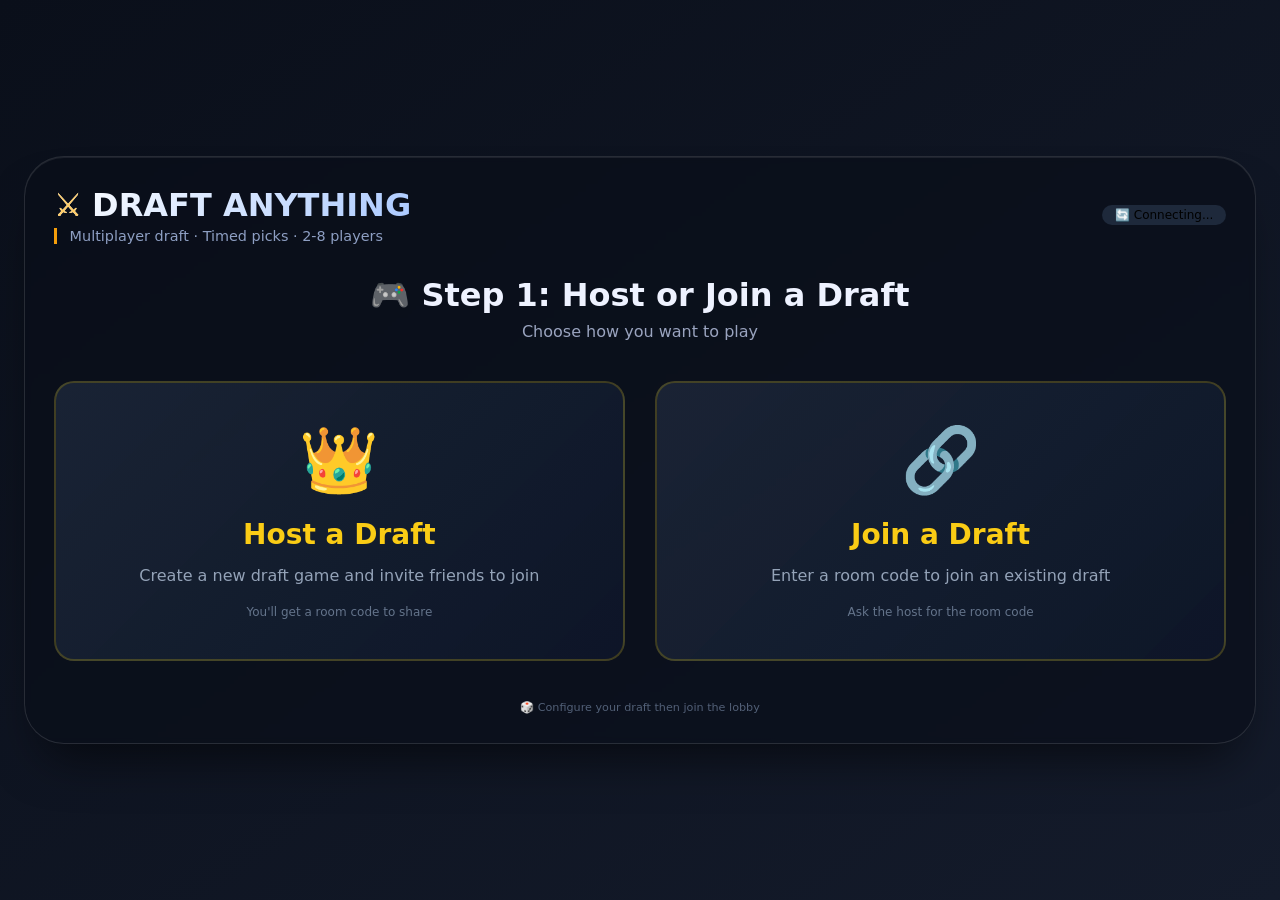
<file: index.html>
<!DOCTYPE html>
<html lang="en">
<head>
    <meta charset="UTF-8">
    <meta name="viewport" content="width=device-width, initial-scale=1.0">
    <title>Draft Anything</title>
    <link rel="stylesheet" href="style.css">
    <script src="https://cdn.socket.io/4.5.4/socket.io.min.js"></script>
</head>
<body>
<div class="draft-app">
    <div style="display: flex; justify-content: space-between; align-items: center; flex-wrap: wrap;">
        <div>
            <h1>DRAFT ANYTHING</h1>
            <div class="sub">Multiplayer draft · Timed picks · 2-8 players</div>
        </div>
        <div class="badge" id="dbStatus">🔄 Connecting...</div>
    </div>

    <!-- Step 1: Host or Join -->
    <div id="hostJoinScreen" class="config-screen">
        <div class="config-header">
            <h2>🎮 Step 1: Host or Join a Draft</h2>
            <p>Choose how you want to play</p>
        </div>
        
        <div class="host-join-options">
            <div class="host-join-card" id="hostOption">
                <div class="host-join-icon">👑</div>
                <h3>Host a Draft</h3>
                <p>Create a new draft game and invite friends to join</p>
                <div class="host-join-note">You'll get a room code to share</div>
            </div>
            
            <div class="host-join-card" id="joinOption">
                <div class="host-join-icon">🔗</div>
                <h3>Join a Draft</h3>
                <p>Enter a room code to join an existing draft</p>
                <div class="host-join-note">Ask the host for the room code</div>
            </div>
        </div>
    </div>

    <!-- Host Settings -->
    <div id="hostSettingsScreen" class="config-screen" style="display: none;">
        <div class="config-header">
            <h2>👑 Create Your Draft Game</h2>
            <p>Configure all settings below</p>
        </div>
        
        <div class="config-content">
            <!-- Your Name - MOVED TO TOP -->
            <div class="config-card">
                <div class="config-label">
                    <span class="label-icon">👤</span>
                    Your Name
                </div>
                <input type="text" id="hostNameInput" placeholder="Enter your name" maxlength="20" class="player-name-input" value="Player 1">
                <div class="config-hint">How other players will see you</div>
            </div>

            <!-- Number of Players -->
            <div class="config-card">
                <div class="config-label">
                    <span class="label-icon">👥</span>
                    Number of Players (2-8)
                </div>
                <div class="config-control">
                    <button class="config-btn decrement" id="decPlayersHost">-</button>
                    <span id="numPlayersHost" class="config-value">2</span>
                    <button class="config-btn increment" id="incPlayersHost">+</button>
                </div>
            </div>

            <!-- Draft Mode Selection - STYLED LIKE CATEGORY SELECTION -->
            <div class="config-card">
                <div class="config-label">
                    <span class="label-icon">🎲</span>
                    Draft Mode
                </div>
                <div id="draftModeGrid" class="category-grid-small">
                    <div class="category-card-small" data-mode="simple">
                        <span class="category-icon-small">📋</span>
                        <span class="category-name-small">Simple Draft</span>
                        <span class="category-count-small">Pick items from a single category</span>
                    </div>
                    <div class="category-card-small" data-mode="dynamic">
                        <span class="category-icon-small">🎯</span>
                        <span class="category-name-small">Dynamic Draft</span>
                        <span class="category-count-small">Fill out a roster</span>
                    </div>
                </div>
                <div class="config-hint">Click to select your preferred draft style</div>
            </div>

            <!-- Simple Draft Category Selection (visible by default) -->
            <div id="simpleCategoryCard" class="config-card">
                <div class="config-label">
                    <span class="label-icon">🎯</span>
                    Draft Category (Simple Mode)
                </div>
                <div id="categoryGridHost" class="category-grid-small"></div>
                <div id="selectedCategoryDisplay" class="selected-category-display" style="display: none;">
                    <span class="selected-category-badge">✅ Selected: <span id="selectedCategoryNameHost"></span></span>
                    <button id="clearCategoryBtn" class="small-btn">Change</button>
                </div>
                <div class="config-hint">Choose what you'll be drafting</div>
            </div>

            <!-- Dynamic Draft Template Selection (hidden initially) -->
            <div id="dynamicTemplateCard" class="config-card" style="display: none;">
                <div class="config-label">
                    <span class="label-icon">🎯</span>
                    Draft Category (Dynamic Mode)
                </div>
                <div id="dynamicTemplateGrid" class="category-grid-small"></div>
                <div id="selectedTemplateDisplay" class="selected-category-display" style="display: none;">
                    <span class="selected-category-badge">✅ Selected: <span id="selectedTemplateName"></span></span>
                    <span class="selected-category-badge" id="selectedTemplateRounds"></span>
                    <button id="clearTemplateBtn" class="small-btn">Change</button>
                </div>
                <div class="config-hint">Choose what you'll be drafting</div>
            </div>

            <!-- Snake/Regular Draft Type (for Simple mode) -->
            <div id="simpleOrderCard" class="config-card">
                <div class="config-label">
                    <span class="label-icon">🔄</span>
                    Draft Order
                </div>
                <div class="draft-type-options">
                    <label class="draft-type-option">
                        <input type="radio" name="draftTypeHost" value="snake" checked>
                        <span class="draft-type-icon">🐍</span>
                        <span class="draft-type-name">Snake Draft</span>
                        <span class="draft-type-desc">1,2,3,3,2,1...</span>
                    </label>
                    <label class="draft-type-option">
                        <input type="radio" name="draftTypeHost" value="regular">
                        <span class="draft-type-icon">📋</span>
                        <span class="draft-type-name">Regular Draft</span>
                        <span class="draft-type-desc">1,2,3,1,2,3...</span>
                    </label>
                </div>
            </div>

            <!-- Number of Rounds (for Simple mode only) -->
            <div id="simpleRoundsCard" class="config-card">
                <div class="config-label">
                    <span class="label-icon">🔄</span>
                    Number of Rounds (3-10)
                </div>
                <div class="config-control">
                    <button class="config-btn decrement" id="decRoundsHost">-</button>
                    <span id="numRoundsHost" class="config-value">5</span>
                    <button class="config-btn increment" id="incRoundsHost">+</button>
                </div>
                <div class="config-hint">Each player gets 1 pick per round</div>
            </div>

            <!-- Draft Order for Dynamic Mode (hidden initially) -->
            <div id="dynamicOrderCard" class="config-card" style="display: none;">
                <div class="config-label">
                    <span class="label-icon">🔄</span>
                    Draft Order
                </div>
                <div class="draft-type-options">
                    <label class="draft-type-option">
                        <input type="radio" name="dynamicDraftType" value="snake" checked>
                        <span class="draft-type-icon">🐍</span>
                        <span class="draft-type-name">Snake Draft</span>
                        <span class="draft-type-desc">1,2,3,3,2,1...</span>
                    </label>
                    <label class="draft-type-option">
                        <input type="radio" name="dynamicDraftType" value="regular">
                        <span class="draft-type-icon">📋</span>
                        <span class="draft-type-name">Regular Draft</span>
                        <span class="draft-type-desc">1,2,3,1,2,3...</span>
                    </label>
                </div>
            </div>

            <!-- Timer -->
            <div class="config-card">
                <div class="config-label">
                    <span class="label-icon">⏱️</span>
                    Time Per Pick (1-5 minutes)
                </div>
                <div class="config-control">
                    <button class="config-btn decrement" id="decTimeHost">-</button>
                    <span id="timerMinutesHost" class="config-value">3</span>
                    <button class="config-btn increment" id="incTimeHost">+</button>
                </div>
                <div class="config-hint">Time limit for each player's pick</div>
            </div>

            <!-- Summary Card -->
            <div class="config-card highlight">
                <div class="config-label">
                    <span class="label-icon">📊</span>
                    Draft Summary
                </div>
                <div class="config-stats">
                    <div class="stat-item">
                        <span class="stat-label">👤 Your Name:</span>
                        <span id="summaryPlayerName" class="stat-value">Player 1</span>
                    </div>
                    <div class="stat-item">
                        <span class="stat-label">👥 Players:</span>
                        <span id="summaryPlayers" class="stat-value">2</span>
                    </div>
                    <div class="stat-item">
                        <span class="stat-label">🎲 Draft Mode:</span>
                        <span id="summaryDraftMode" class="stat-value">Simple</span>
                    </div>
                    <div class="stat-item">
                        <span class="stat-label">🎯 Category:</span>
                        <span id="summaryCategory" class="stat-value">Not selected</span>
                    </div>
                    <div class="stat-item">
                        <span class="stat-label">🔄 Draft Order:</span>
                        <span id="summaryDraftType" class="stat-value">Snake</span>
                    </div>
                    <div class="stat-item">
                        <span class="stat-label">📦 Total Picks:</span>
                        <span id="summaryTotalPicks" class="stat-value">10</span>
                    </div>
                    <div class="stat-item">
                        <span class="stat-label">⏱️ Timer:</span>
                        <span id="summaryTimer" class="stat-value">3 min</span>
                    </div>
                </div>
            </div>
        </div>

        <div class="config-actions">
            <button id="backToHostJoinBtn" class="secondary-btn">← Back</button>
            <button id="createLobbyBtn" class="primary-btn">🚀 Create Lobby →</button>
        </div>
    </div>

    <!-- Join Settings -->
    <div id="joinSettingsScreen" class="config-screen" style="display: none;">
        <div class="config-header">
            <h2>🔗 Join a Game</h2>
            <p>Enter the room code to join an existing draft</p>
        </div>
        
        <div class="config-content">
            <div class="config-card">
                <div class="config-label">
                    <span class="label-icon">🔑</span>
                    Room Code
                </div>
                <input type="text" id="roomCodeInput" placeholder="Enter 6-character code" maxlength="6" class="room-code-input">
                <div class="config-hint">Get the code from the game host</div>
            </div>
            <div class="config-card">
                <div class="config-label">
                    <span class="label-icon">👤</span>
                    Your Name
                </div>
                <input type="text" id="playerNameInput" placeholder="Enter your name" maxlength="20" class="player-name-input">
                <div class="config-hint">How other players will see you</div>
            </div>
        </div>

        <div class="config-actions">
            <button id="backToHostJoinJoinBtn" class="secondary-btn">← Back</button>
            <button id="joinGameBtn" class="primary-btn">Join Game →</button>
        </div>
    </div>

    <footer>🎲 Configure your draft then join the lobby</footer>
</div>
<div id="toastMsg" class="toast-msg" style="opacity:0;">✨</div>

<script src="index.js"></script>
</body>
</html>
</file>
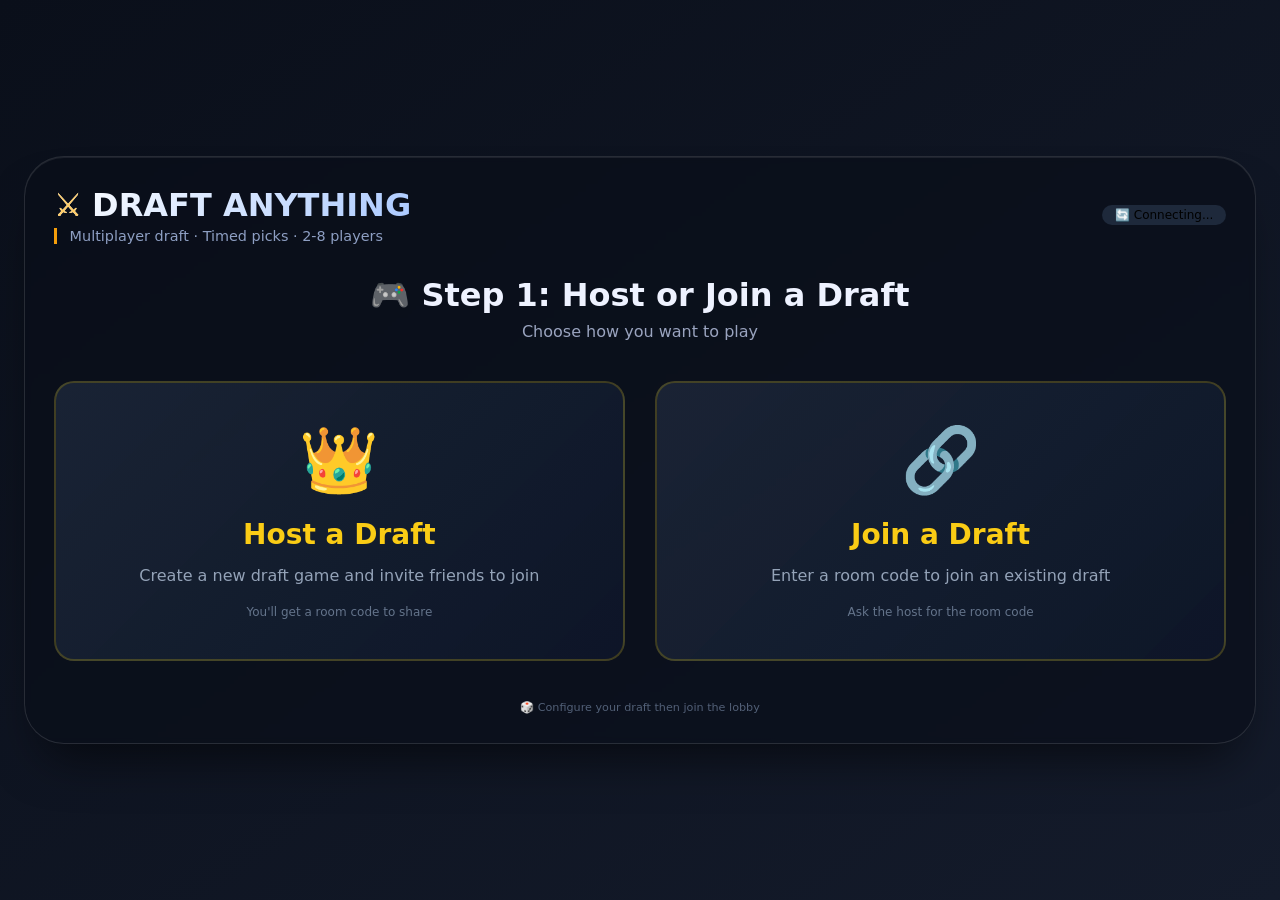
<file: draft.html>
<!DOCTYPE html>
<html lang="en">
<head>
    <meta charset="UTF-8">
    <meta name="viewport" content="width=device-width, initial-scale=1.0">
    <title>Draft Anything</title>
    <link rel="stylesheet" href="style.css">
    <script src="https://cdn.socket.io/4.5.4/socket.io.min.js"></script>
</head>
<body>
<div class="draft-app">
    <div style="display: flex; justify-content: space-between; align-items: center; flex-wrap: wrap;">
        <div>
            <h1 id="mainTitle">DRAFT ANYTHING</h1>
            <div class="sub" id="subTitle">Online multiplayer draft</div>
        </div>
        <div class="badge" id="connectionStatus">🔄 Connecting...</div>
    </div>

    <!-- LOBBY SCREEN (Waiting Room) -->
    <div id="lobbyScreen" class="config-screen">
        <div class="config-header">
            <h2 id="lobbyTitle">🏠 Waiting for Players</h2>
            <p id="lobbySubtitle">Share this code with friends to join</p>
        </div>
        
        <div class="waiting-room-content">
            <div class="room-code-box">
                <span class="room-code-label">Room Code:</span>
                <span id="roomCodeDisplay" class="room-code-value"></span>
                <button id="copyRoomCodeBtn" class="copy-btn">📋 Copy</button>
            </div>
            
            <div class="players-list-container">
                <h3>Players (<span id="playerCount">0</span>/<span id="maxPlayers">0</span>)</h3>
                <div id="playersList" class="players-list"></div>
            </div>
            
            <div class="waiting-actions">
                <button id="cancelGameBtn" class="secondary-btn">Cancel Game</button>
                <button id="startGameBtn" class="primary-btn" style="display: none;">▶ Start Game</button>
            </div>
            
            <div id="readyStatus" style="display: none;">
                <button id="readyBtn" class="primary-btn">✅ Ready Up</button>
            </div>
        </div>
    </div>

    <!-- DRAFT SCREEN (Hidden until game starts) -->
    <div id="draftScreen" style="display: none;">
        <div class="turn-panel">
            <div class="turn-badge">
                <span class="turn-label">🎲 CURRENT TURN</span>
                <span id="activePlayerName" class="active-player">Waiting...</span>
            </div>
            <div class="timer-container">
                <span class="timer-icon">⏱️</span>
                <span id="timerDisplay" class="timer-display">--:--</span>
                <div class="timer-bar">
                    <div id="timerBarFill" class="timer-bar-fill"></div>
                </div>
            </div>
            <div class="turn-status">
                <span class="lock-icon">⏳</span>
                <span id="turnMessage">Waiting for draft to start...</span>
            </div>
            <button id="backToLobbyBtn" class="reset-btn">← Leave Game</button>
        </div>

        <div id="playersContainer" class="players-container"></div>

        <div class="available-pool">
            <div class="section-header">
                <h2 id="categoryTitle">📦 Draft Pool</h2>
                <span class="badge" id="poolCount">0 items</span>
            </div>
            <div id="availableList" class="item-list">
                <div class="empty-state">⏳ Waiting for draft to start...</div>
            </div>
        </div>

        <div class="action-bar">
            <button class="reset-btn" id="resetGameBtn">🔄 Reset Draft</button>
            <button class="reset-all-btn" id="forceEndTurnBtn">⚡ Auto Draft</button>
        </div>
    </div>

    <footer>🎲 Multiplayer Draft Game</footer>
</div>
<div id="toastMsg" class="toast-msg" style="opacity:0;">✨</div>

<script src="draft.js"></script>
</body>
</html>
</file>
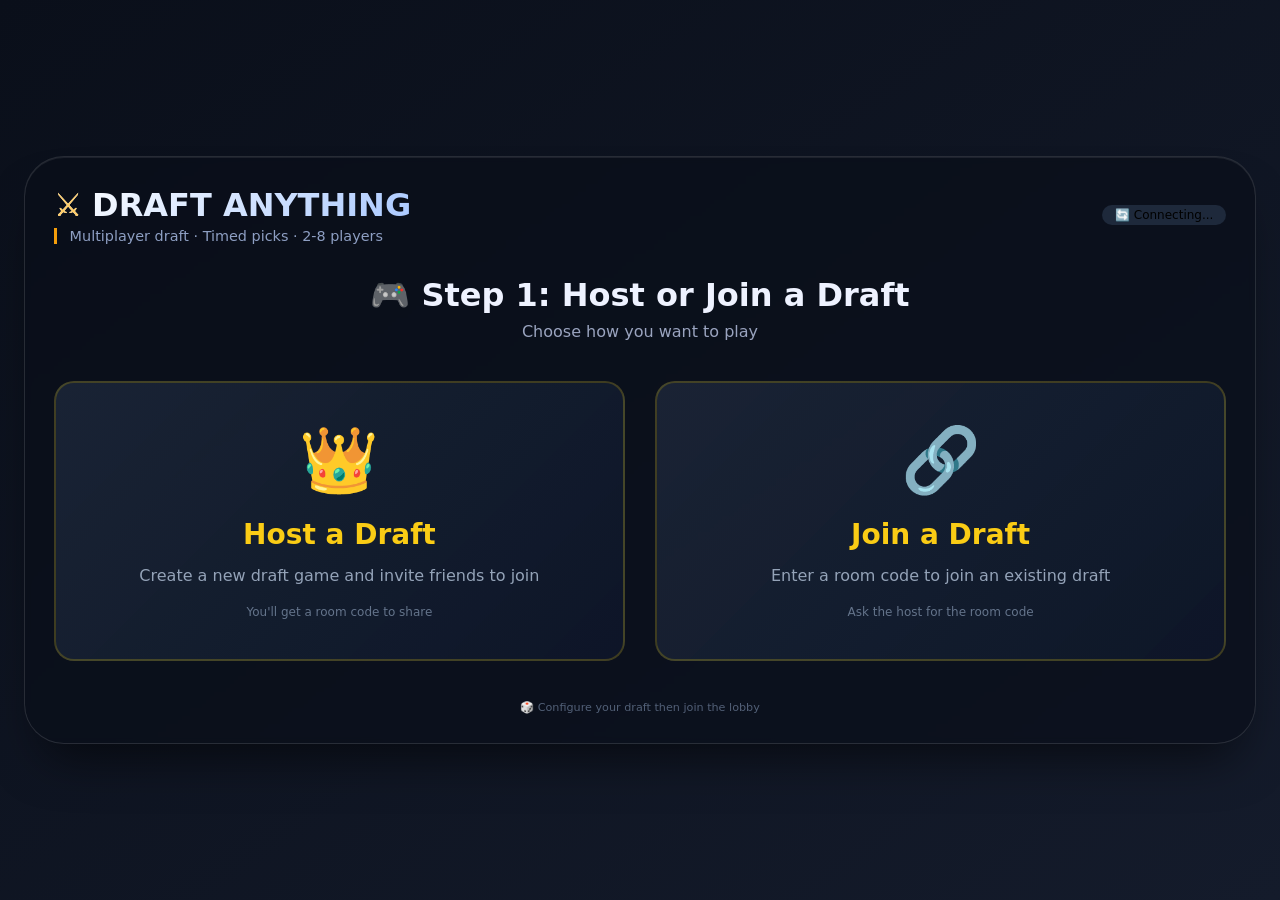
<file: dynamic-draft.html>
<!DOCTYPE html>
<html lang="en">
<head>
    <meta charset="UTF-8">
    <meta name="viewport" content="width=device-width, initial-scale=1.0">
    <title>Draft Anything</title>
    <link rel="stylesheet" href="style.css">
    <script src="https://cdn.socket.io/4.5.4/socket.io.min.js"></script>
</head>
<body>
<div class="draft-app">
    <div style="display: flex; justify-content: space-between; align-items: center; flex-wrap: wrap;">
        <div>
            <h1 id="mainTitle">DYNAMIC DRAFT</h1>
            <div class="sub" id="subTitle">Slot-based multiplayer draft</div>
        </div>
        <div class="badge" id="connectionStatus">🔄 Connecting...</div>
    </div>

    <!-- LOBBY SCREEN (Waiting Room) -->
    <div id="lobbyScreen" class="config-screen">
        <div class="config-header">
            <h2 id="lobbyTitle">🏠 Waiting for Players</h2>
            <p id="lobbySubtitle">Share this code with friends to join</p>
        </div>
        
        <div class="waiting-room-content">
            <div class="room-code-box">
                <span class="room-code-label">Room Code:</span>
                <span id="roomCodeDisplay" class="room-code-value"></span>
                <button id="copyRoomCodeBtn" class="copy-btn">📋 Copy</button>
            </div>
            
            <div class="players-list-container">
                <h3>Players (<span id="playerCount">0</span>/<span id="maxPlayers">0</span>)</h3>
                <div id="playersList" class="players-list"></div>
            </div>
            
            <div class="waiting-actions">
                <button id="cancelGameBtn" class="secondary-btn">Cancel Game</button>
                <button id="startGameBtn" class="primary-btn" style="display: none;">▶ Start Game</button>
            </div>
            
            <div id="readyStatus" style="display: none;">
                <button id="readyBtn" class="primary-btn">✅ Ready Up</button>
            </div>
        </div>
    </div>

    <!-- DRAFT SCREEN (Hidden until game starts) -->
    <div id="draftScreen" style="display: none;">
        <div class="turn-panel">
            <div class="turn-badge">
                <span class="turn-label">🎲 CURRENT TURN</span>
                <span id="activePlayerName" class="active-player">Waiting...</span>
            </div>
            <div class="timer-container">
                <span class="timer-icon">⏱️</span>
                <span id="timerDisplay" class="timer-display">--:--</span>
                <div class="timer-bar">
                    <div id="timerBarFill" class="timer-bar-fill"></div>
                </div>
            </div>
            <div class="turn-status">
                <span class="lock-icon">⏳</span>
                <span id="turnMessage">Waiting for draft to start...</span>
            </div>
            <button id="backToLobbyBtn" class="reset-btn">← Leave Game</button>
        </div>

        <div id="playersContainer" class="players-container"></div>

        <div class="available-pool">
            <div class="section-header">
                <h2 id="categoryTitle">📦 Draft Pool</h2>
                <span class="badge" id="poolCount">0 items</span>
            </div>
            <div id="availableList" class="item-list">
                <div class="empty-state">⏳ Waiting for draft to start...</div>
            </div>
        </div>

        <div class="action-bar">
            <button class="reset-btn" id="resetGameBtn">🔄 Reset Draft</button>
            <button class="reset-all-btn" id="forceEndTurnBtn">⚡ Auto Draft</button>
        </div>
    </div>

    <footer>🎲 Dynamic Draft - Fill each slot to build your perfect combination!</footer>
</div>
<div id="toastMsg" class="toast-msg" style="opacity:0;">✨</div>

<script src="dynamic-draft.js"></script>
</body>
</html>
</file>
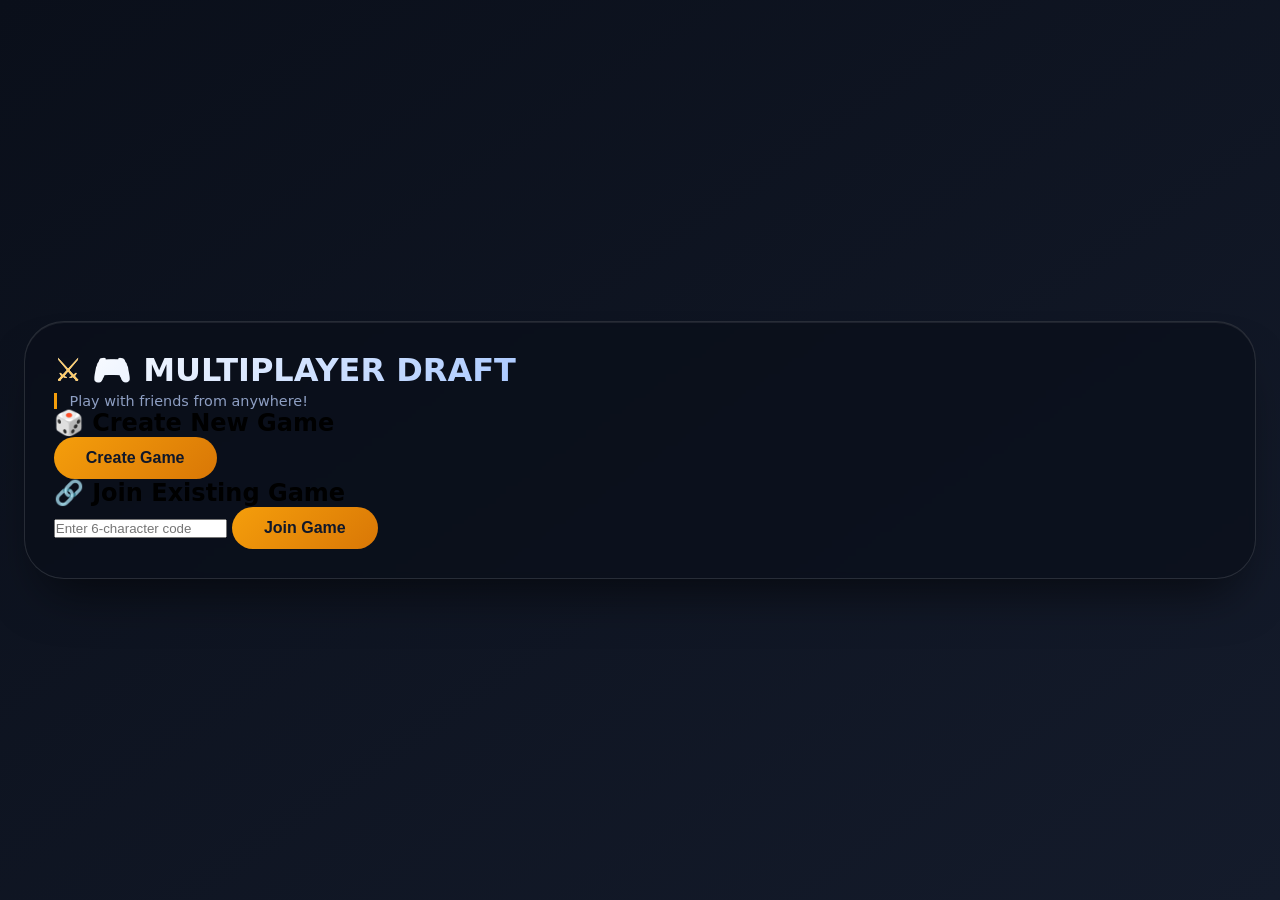
<file: lobby.html>
<!DOCTYPE html>
<html lang="en">
<head>
    <meta charset="UTF-8">
    <meta name="viewport" content="width=device-width, initial-scale=1.0">
    <title>Multiplayer Draft - Lobby</title>
    <link rel="stylesheet" href="style.css">
</head>
<body>
<div class="draft-app">
    <h1>🎮 MULTIPLAYER DRAFT</h1>
    <div class="sub">Play with friends from anywhere!</div>

    <div class="lobby-container">
        <!-- Create Game Section -->
        <div class="lobby-card">
            <h2>🎲 Create New Game</h2>
            <button id="createGameBtn" class="primary-btn">Create Game</button>
        </div>

        <!-- Join Game Section -->
        <div class="lobby-card">
            <h2>🔗 Join Existing Game</h2>
            <input type="text" id="roomCodeInput" placeholder="Enter 6-character code" maxlength="6" class="room-input">
            <button id="joinGameBtn" class="primary-btn">Join Game</button>
        </div>
    </div>

    <div id="waitingRoom" style="display: none;">
        <h2>🏠 Game Room: <span id="roomCodeDisplay"></span></h2>
        <div class="players-list" id="playersList"></div>
        <div class="config-display" id="configDisplay"></div>
        <button id="startDraftBtn" class="primary-btn" style="display: none;">Start Draft</button>
        <div id="readyStatus"></div>
    </div>
</div>
<div id="toastMsg" class="toast-msg" style="opacity:0;">✨</div>

<script src="https://cdn.socket.io/4.5.4/socket.io.min.js"></script>
<script src="multiplayer.js"></script>
</body>
</html>
</file>
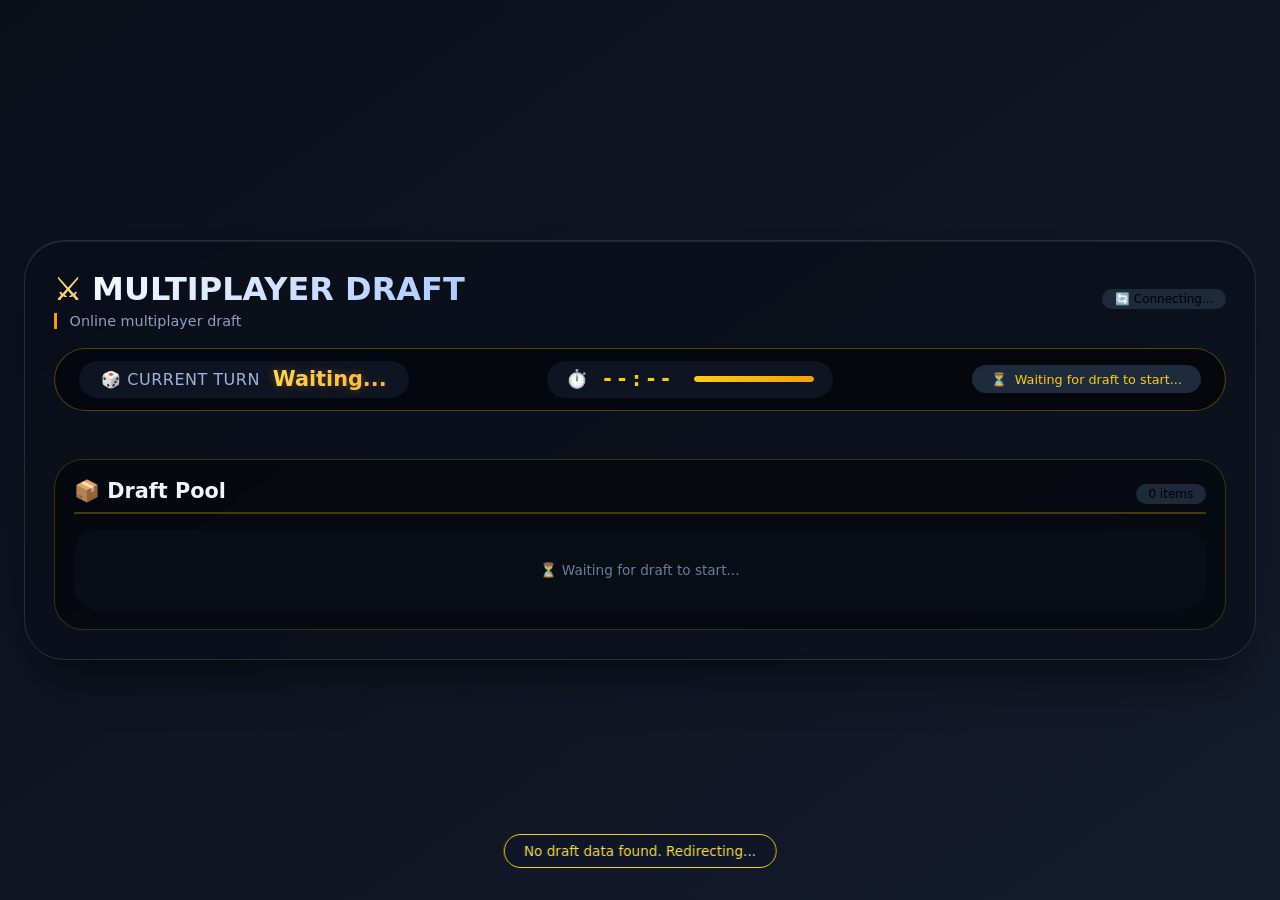
<file: multiplayer-draft.html>
<!DOCTYPE html>
<html lang="en">
<head>
    <meta charset="UTF-8">
    <meta name="viewport" content="width=device-width, initial-scale=1.0">
    <title>Multiplayer Draft</title>
    <link rel="stylesheet" href="style.css">
    <script src="https://cdn.socket.io/4.5.4/socket.io.min.js"></script>
</head>
<body>
<div class="draft-app">
    <div style="display: flex; justify-content: space-between; align-items: center;">
        <div>
            <h1 id="draftTitle">MULTIPLAYER DRAFT</h1>
            <div class="sub" id="draftSubtitle">Online multiplayer draft</div>
        </div>
        <div class="badge" id="connectionStatus">🔄 Connecting...</div>
    </div>

    <div id="gameScreen">
        <div class="turn-panel">
            <div class="turn-badge">
                <span class="turn-label">🎲 CURRENT TURN</span>
                <span id="activePlayerName" class="active-player">Waiting...</span>
            </div>
            <div class="timer-container">
                <span class="timer-icon">⏱️</span>
                <span id="timerDisplay" class="timer-display">--:--</span>
                <div class="timer-bar">
                    <div id="timerBarFill" class="timer-bar-fill"></div>
                </div>
            </div>
            <div class="turn-status">
                <span class="lock-icon">⏳</span>
                <span id="turnMessage">Waiting for draft to start...</span>
            </div>
        </div>

        <div id="playersContainer" class="players-container"></div>

        <div class="available-pool">
            <div class="section-header">
                <h2 id="categoryTitle">📦 Draft Pool</h2>
                <span class="badge" id="poolCount">0 items</span>
            </div>
            <div id="availableList" class="item-list">
                <div class="empty-state">⏳ Waiting for draft to start...</div>
            </div>
        </div>
    </div>
</div>
<div id="toastMsg" class="toast-msg" style="opacity:0;">✨</div>

<script src="multiplayer-draft.js"></script>
</body>
</html>
</file>
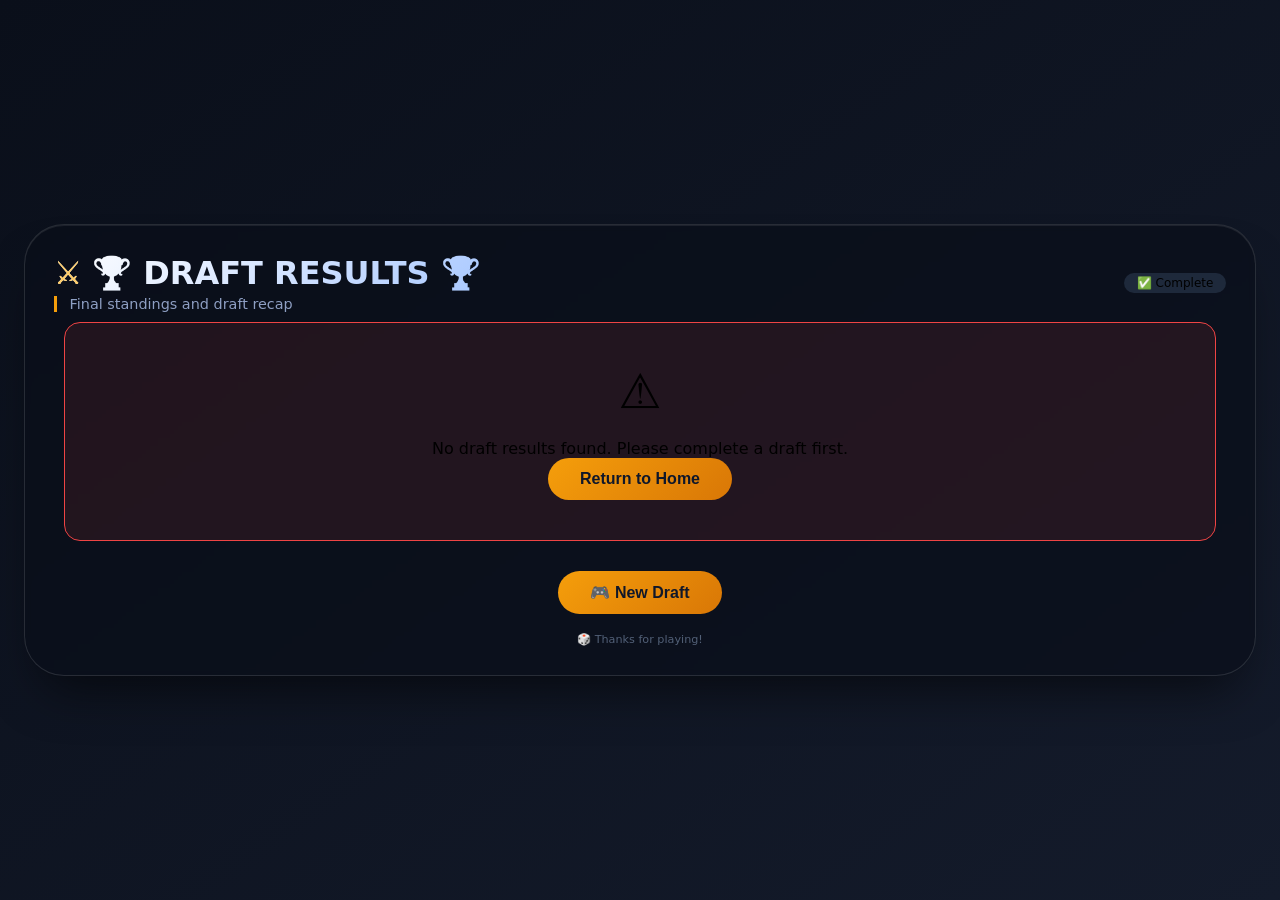
<file: results.html>
<!DOCTYPE html>
<html lang="en">
<head>
    <meta charset="UTF-8">
    <meta name="viewport" content="width=device-width, initial-scale=1.0">
    <title>Draft Anything | Results</title>
    <link rel="stylesheet" href="style.css">
</head>
<body>
<div class="draft-app">
    <div style="display: flex; justify-content: space-between; align-items: center; flex-wrap: wrap;">
        <div>
            <h1>🏆 DRAFT RESULTS 🏆</h1>
            <div class="sub">Final standings and draft recap</div>
        </div>
        <div class="badge" id="connectionStatus">✅ Complete</div>
    </div>

    <!-- Results Container -->
    <div id="resultsContainer" class="results-container"></div>

    <!-- Actions -->
    <div class="results-actions">
        <button id="newDraftBtn" class="primary-btn">🎮 New Draft</button>
    </div>

    <footer>🎲 Thanks for playing!</footer>
</div>
<div id="toastMsg" class="toast-msg" style="opacity:0;">✨</div>

<script src="results.js"></script>
</body>
</html>
</file>
<file: style.css>
* {
  box-sizing: border-box;
  margin: 0;
  padding: 0;
}

body {
  background: linear-gradient(145deg, #0a0f1a 0%, #141b2b 100%);
  font-family: 'Inter', system-ui, -apple-system, 'Segoe UI', Roboto, 'Helvetica Neue', sans-serif;
  min-height: 100vh;
  display: flex;
  justify-content: center;
  align-items: center;
  padding: 2rem 1.5rem;
}

.draft-app {
  max-width: 1500px;
  width: 100%;
  background: rgba(10, 15, 25, 0.65);
  backdrop-filter: blur(3px);
  border-radius: 2.5rem;
  padding: 1.8rem;
  box-shadow: 0 30px 50px -20px rgba(0, 0, 0, 0.6), inset 0 1px 0 rgba(255,255,255,0.08);
  border: 1px solid rgba(255,255,255,0.12);
}

h1 {
  font-size: 2rem;
  font-weight: 700;
  background: linear-gradient(135deg, #FFFFFF, #aac9ff);
  background-clip: text;
  -webkit-background-clip: text;
  color: transparent;
  display: inline-flex;
  align-items: center;
  gap: 0.6rem;
}

h1::before {
  content: "⚔️";
  font-size: 2rem;
  background: none;
  color: #ffcc66;
}

.sub {
  color: #8e9fc3;
  margin-top: 0.3rem;
  font-size: 0.9rem;
  border-left: 3px solid #f59e0b;
  padding-left: 0.8rem;
}

/* ==================== DRAFT PAGE STYLES ==================== */
.turn-panel {
  background: rgba(0, 0, 0, 0.45);
  border-radius: 3rem;
  padding: 0.75rem 1.5rem;
  margin: 1.2rem 0 1.5rem 0;
  display: flex;
  justify-content: space-between;
  align-items: center;
  flex-wrap: wrap;
  gap: 1rem;
  border: 1px solid rgba(255,215,0,0.3);
  backdrop-filter: blur(4px);
}

.turn-badge {
  display: flex;
  align-items: center;
  gap: 0.8rem;
  background: #0f1422;
  padding: 0.4rem 1.4rem;
  border-radius: 3rem;
}

.turn-label {
  font-weight: 500;
  color: #a0b3d9;
  letter-spacing: 0.5px;
}

.active-player {
  font-weight: 800;
  font-size: 1.3rem;
  background: linear-gradient(120deg, #FFD966, #FFB347);
  background-clip: text;
  -webkit-background-clip: text;
  color: transparent;
  text-shadow: 0 0 8px rgba(255,180,0,0.3);
}

.timer-container {
  display: flex;
  align-items: center;
  gap: 0.8rem;
  background: #0f1422;
  padding: 0.4rem 1.2rem;
  border-radius: 3rem;
  font-family: monospace;
}

.timer-display {
  font-size: 1.3rem;
  font-weight: 700;
  color: #facc15;
  letter-spacing: 2px;
  min-width: 80px;
}

.timer-icon {
  font-size: 1.1rem;
}

.timer-bar {
  width: 120px;
  height: 6px;
  background: #1e293b;
  border-radius: 3px;
  overflow: hidden;
}

.timer-bar-fill {
  height: 100%;
  background: linear-gradient(90deg, #facc15, #f59e0b);
  width: 100%;
  transition: width 1s linear;
  border-radius: 3px;
}

.timer-bar-fill.warning {
  background: linear-gradient(90deg, #f97316, #ef4444);
}

.timer-bar-fill.critical {
  background: linear-gradient(90deg, #ef4444, #dc2626);
}

.turn-status {
  background: #1e2a3e;
  padding: 0.4rem 1.2rem;
  border-radius: 2rem;
  font-size: 0.8rem;
  font-weight: 500;
  color: #facc15;
  display: flex;
  align-items: center;
  gap: 0.5rem;
}

.snake-indicator {
  background: linear-gradient(135deg, #10b98120, #05966920);
  border: 1px solid #10b981;
  border-radius: 2rem;
  padding: 0.5rem 1.5rem;
  margin: 0 0 1rem 0;
  display: flex;
  justify-content: space-between;
  align-items: center;
  flex-wrap: wrap;
  gap: 0.5rem;
  color: #10b981;
  font-weight: 600;
}

.players-container {
  display: flex;
  flex-wrap: wrap;
  gap: 1rem;
  margin-bottom: 1.5rem;
}

.player-col {
  flex: 1;
  min-width: 200px;
  background: rgba(12, 18, 28, 0.7);
  border-radius: 1.5rem;
  padding: 1rem;
  backdrop-filter: blur(4px);
  border: 1px solid rgba(255,255,255,0.08);
  transition: all 0.2s;
}

.player-col.highlight-turn {
  box-shadow: 0 0 0 2px #facc15, 0 0 0 5px rgba(250,204,21,0.2);
  background: rgba(25, 35, 55, 0.8);
  border-color: #facc1570;
}

.player-col.timer-warning {
  box-shadow: 0 0 0 2px #f97316, 0 0 0 5px rgba(249, 115, 22, 0.2);
}

.player-col.timer-critical {
  box-shadow: 0 0 0 2px #ef4444, 0 0 0 5px rgba(239, 68, 68, 0.2);
  animation: pulse 1s infinite;
}

.player-header {
  display: flex;
  justify-content: space-between;
  align-items: baseline;
  border-bottom: 2px solid rgba(250,204,21,0.4);
  padding-bottom: 0.6rem;
  margin-bottom: 1rem;
}

.player-name {
  font-size: 1.4rem;
  font-weight: 700;
  color: #eef2ff;
  display: flex;
  align-items: center;
  gap: 0.4rem;
}

.player-score {
  background: #0f172a;
  padding: 0.2rem 0.8rem;
  border-radius: 40px;
  font-weight: 600;
  font-size: 1rem;
  color: #e2e8f0;
  display: flex;
  flex-direction: column;
  align-items: flex-end;
  gap: 0.2rem;
}

.drafted-list {
  display: flex;
  flex-direction: column;
  gap: 0.6rem;
  max-height: 55vh;
  overflow-y: auto;
  padding-right: 0.2rem;
}

.drafted-list::-webkit-scrollbar {
  width: 4px;
}
.drafted-list::-webkit-scrollbar-track {
  background: #1e293b;
  border-radius: 5px;
}
.drafted-list::-webkit-scrollbar-thumb {
  background: #facc15;
  border-radius: 5px;
}

.drafted-item {
  background: #0b0f17;
  border-radius: 1rem;
  padding: 0.6rem 1rem;
  display: flex;
  align-items: center;
  gap: 0.6rem;
  border-left: 3px solid;
  font-size: 0.9rem;
  color: #cbd5e6;
}

.available-pool {
  flex: 1.2;
  min-width: 280px;
  background: rgba(0, 0, 0, 0.4);
  border-radius: 1.8rem;
  padding: 1.2rem;
  border: 1px solid rgba(255,215,0,0.2);
}

.section-header {
  display: flex;
  justify-content: space-between;
  align-items: baseline;
  margin-bottom: 1rem;
  border-bottom: 2px solid #facc1540;
  padding-bottom: 0.5rem;
}

.section-header h2 {
  font-size: 1.3rem;
  font-weight: 600;
  color: #f1f5f9;
}

.badge {
  background: #1e293b;
  padding: 0.2rem 0.8rem;
  border-radius: 40px;
  font-size: 0.75rem;
  font-weight: 500;
}

.item-list {
  display: flex;
  flex-direction: column;
  gap: 0.7rem;
  max-height: 58vh;
  overflow-y: auto;
}

.draft-card {
  background: #0f1219;
  border-radius: 1rem;
  padding: 0.8rem 1rem;
  display: flex;
  justify-content: space-between;
  align-items: center;
  transition: all 0.15s;
  border: 1px solid #2d3748;
}

.item-info {
  display: flex;
  justify-content: space-between;
  align-items: center;
  flex: 1;
  margin-right: 1rem;
  flex-wrap: wrap;
  gap: 8px;
}

.item-name {
  font-weight: 500;
  color: #eef2ff;
}

.item-category {
  font-size: 12px;
  color: #94a3b8;
  padding: 2px 8px;
  background: rgba(255, 255, 255, 0.05);
  border-radius: 20px;
}

.item-category-tag {
  font-size: 10px;
  color: #94a3b8;
  margin-left: 8px;
  padding: 2px 6px;
  background: rgba(255, 255, 255, 0.05);
  border-radius: 12px;
}

.item-score-small {
  font-size: 11px;
  color: #facc15;
  margin-left: 6px;
}

.draft-btn {
  background: linear-gradient(95deg, #3b3f5c, #2d2f44);
  border: none;
  color: #ffdf8c;
  font-weight: 600;
  padding: 0.4rem 1.2rem;
  border-radius: 2rem;
  cursor: pointer;
  font-size: 0.75rem;
  transition: 0.2s;
}

.draft-btn.active-turn {
  background: linear-gradient(95deg, #f59e0b, #d97706);
  color: #0f172a;
  box-shadow: 0 0 8px #f59e0b;
}

.draft-btn.active-turn:hover {
  transform: scale(1.02);
  background: linear-gradient(95deg, #fbbf24, #f59e0b);
}

.draft-btn:disabled {
  opacity: 0.5;
  cursor: not-allowed;
}

.empty-state {
  text-align: center;
  padding: 2rem;
  color: #6c7c9e;
  background: #090d16;
  border-radius: 1.5rem;
  font-size: 0.85rem;
}

.action-bar {
  margin-top: 2rem;
  display: flex;
  gap: 1rem;
  justify-content: center;
  flex-wrap: wrap;
}

.reset-btn, .reset-all-btn {
  background: #1f2a3e;
  border: 1px solid #334155;
  padding: 0.5rem 1.4rem;
  border-radius: 2rem;
  font-weight: 500;
  color: #cbd5f0;
  cursor: pointer;
  transition: 0.2s;
}

.reset-btn:hover {
  background: #2d3a52;
}
.reset-all-btn:hover {
  background: #7f2a44;
  border-color: #ff6b8b;
  color: white;
}

/* ==================== SETUP PAGE STYLES ==================== */
.config-screen {
  margin: 2rem 0;
}

.config-header {
  text-align: center;
  margin-bottom: 2rem;
}

.config-header h2 {
  font-size: 2rem;
  color: #eef2ff;
  margin-bottom: 0.5rem;
}

.config-header p {
  color: #9aa4bf;
  font-size: 1rem;
}

.config-content {
  display: flex;
  flex-direction: column;
  gap: 1.5rem;
  max-width: 600px;
  margin: 0 auto;
}

.config-card {
  background: linear-gradient(135deg, rgba(30, 41, 59, 0.8), rgba(15, 23, 42, 0.9));
  border-radius: 1.5rem;
  padding: 2rem;
  border: 1px solid rgba(255, 215, 0, 0.2);
  box-shadow: 0 4px 15px rgba(0, 0, 0, 0.3);
}

.config-card.highlight {
  background: linear-gradient(135deg, rgba(37, 99, 235, 0.2), rgba(15, 23, 42, 0.9));
  border-color: #3b82f6;
}

.config-label {
  display: flex;
  align-items: center;
  gap: 0.5rem;
  font-size: 1.1rem;
  font-weight: 600;
  color: #eef2ff;
  margin-bottom: 1rem;
}

.label-icon {
  font-size: 1.5rem;
}

.config-control {
  display: flex;
  align-items: center;
  justify-content: center;
  gap: 1.5rem;
  margin: 1rem 0;
}

.config-btn {
  background: #1e293b;
  border: 2px solid #facc15;
  color: #facc15;
  font-size: 1.5rem;
  font-weight: bold;
  width: 48px;
  height: 48px;
  border-radius: 12px;
  cursor: pointer;
  transition: all 0.2s;
}

.config-btn:hover {
  background: #facc15;
  color: #0f172a;
  transform: scale(1.05);
}

.config-value {
  font-size: 2.5rem;
  font-weight: bold;
  color: #facc15;
  min-width: 80px;
  text-align: center;
}

.config-hint {
  font-size: 0.8rem;
  color: #94a3b8;
  text-align: center;
  margin-top: 0.5rem;
}

.config-stats {
  display: flex;
  flex-direction: column;
  gap: 0.75rem;
}

.stat-item {
  display: flex;
  justify-content: space-between;
  align-items: center;
  padding: 0.5rem;
  background: rgba(0, 0, 0, 0.3);
  border-radius: 0.75rem;
}

.stat-label {
  color: #cbd5e6;
  font-weight: 500;
}

.stat-value {
  color: #facc15;
  font-weight: bold;
  font-size: 1.2rem;
}

.config-actions {
  display: flex;
  justify-content: center;
  gap: 1rem;
  margin-top: 2rem;
}

/* Buttons */
.primary-btn {
  background: linear-gradient(135deg, #f59e0b, #d97706);
  border: none;
  padding: 0.75rem 2rem;
  border-radius: 2rem;
  font-size: 1rem;
  font-weight: 600;
  color: #0f172a;
  cursor: pointer;
  transition: all 0.2s;
}

.primary-btn:hover {
  transform: translateY(-2px);
  box-shadow: 0 10px 20px -5px rgba(245, 158, 11, 0.3);
}

.secondary-btn {
  background: #1f2a3e;
  border: 1px solid #334155;
  padding: 0.75rem 2rem;
  border-radius: 2rem;
  font-size: 1rem;
  font-weight: 500;
  color: #cbd5f0;
  cursor: pointer;
  transition: all 0.2s;
}

.secondary-btn:hover {
  background: #2d3a52;
}

/* Category Grid */
.category-grid {
  display: grid;
  grid-template-columns: repeat(auto-fit, minmax(250px, 1fr));
  gap: 1.5rem;
  margin-top: 1rem;
}

.category-card {
  background: linear-gradient(135deg, rgba(30, 41, 59, 0.8), rgba(15, 23, 42, 0.9));
  border-radius: 1.5rem;
  padding: 2rem;
  text-align: center;
  cursor: pointer;
  transition: all 0.3s ease;
  border: 1px solid rgba(255, 215, 0, 0.2);
}

.category-card:hover {
  transform: translateY(-5px);
  border-color: #facc15;
  box-shadow: 0 10px 25px -5px rgba(250, 204, 21, 0.2);
}

.category-icon {
  font-size: 4rem;
  margin-bottom: 1rem;
}

.category-card h3 {
  font-size: 1.5rem;
  color: #eef2ff;
  margin-bottom: 0.5rem;
}

.category-card p {
  color: #94a3b8;
  font-size: 0.9rem;
}

.category-count {
  display: inline-block;
  margin-top: 1rem;
  padding: 0.25rem 0.75rem;
  background: rgba(250, 204, 21, 0.125);
  border-radius: 2rem;
  color: #facc15;
  font-size: 0.8rem;
}

/* Category Grid Small */
.category-grid-small {
  display: grid;
  grid-template-columns: repeat(auto-fill, minmax(180px, 1fr));
  gap: 10px;
  margin: 15px 0;
  max-height: 200px;
  overflow-y: auto;
  padding: 5px;
}

.category-card-small {
  display: flex;
  align-items: center;
  gap: 10px;
  padding: 10px 15px;
  background: rgba(255, 255, 255, 0.1);
  border-radius: 8px;
  cursor: pointer;
  transition: all 0.2s ease;
  border: 2px solid transparent;
}

.category-card-small:hover {
  background: rgba(255, 255, 255, 0.2);
  transform: translateY(-2px);
}

.category-card-small.selected {
  background: rgba(16, 185, 129, 0.3);
  border-color: #10b981;
}

.category-icon-small {
  font-size: 24px;
}

.category-name-small {
  flex: 1;
  font-weight: 500;
  color: #eef2ff;
}

.category-count-small {
  font-size: 12px;
  color: #94a3b8;
}

/* Host/Join Cards */
.host-join-options {
  display: flex;
  gap: 30px;
  justify-content: center;
  margin: 40px 0;
  flex-wrap: wrap;
}

.host-join-card {
  background: linear-gradient(135deg, rgba(30, 41, 59, 0.8), rgba(15, 23, 42, 0.9));
  border: 2px solid rgba(255, 215, 0, 0.2);
  border-radius: 20px;
  padding: 40px;
  text-align: center;
  cursor: pointer;
  transition: all 0.3s ease;
  flex: 1;
  min-width: 250px;
}

.host-join-card:hover {
  transform: translateY(-5px);
  border-color: #facc15;
  background: rgba(250, 204, 21, 0.1);
}

.host-join-icon {
  font-size: 64px;
  margin-bottom: 20px;
}

.host-join-card h3 {
  font-size: 28px;
  margin-bottom: 15px;
  color: #facc15;
}

.host-join-card p {
  color: #94a3b8;
  margin-bottom: 20px;
}

.host-join-note {
  font-size: 12px;
  color: #64748b;
  margin-top: 15px;
}

/* Draft Type Options */
.draft-type-options {
  display: flex;
  gap: 20px;
  flex-wrap: wrap;
  margin-top: 10px;
}

.draft-type-option {
  display: flex;
  align-items: center;
  gap: 12px;
  padding: 12px 20px;
  background: rgba(255, 255, 255, 0.1);
  border-radius: 12px;
  cursor: pointer;
  transition: all 0.2s ease;
  flex: 1;
  min-width: 180px;
  border: 2px solid transparent;
}

.draft-type-option:hover {
  background: rgba(255, 255, 255, 0.2);
  transform: translateY(-2px);
}

input[name="draftType"], input[name="draftTypeHost"] {
  width: 18px;
  height: 18px;
  cursor: pointer;
  accent-color: #10b981;
}

.draft-type-icon {
  font-size: 24px;
}

.draft-type-name {
  font-weight: 600;
  color: #facc15;
  font-size: 16px;
}

.draft-type-desc {
  font-size: 12px;
  color: #94a3b8;
  margin-left: auto;
}

/* Selected Category Display */
.selected-category-display {
  display: flex;
  align-items: center;
  justify-content: space-between;
  padding: 10px 15px;
  background: rgba(16, 185, 129, 0.15);
  border-radius: 8px;
  margin-top: 10px;
}

.selected-category-badge {
  color: #10b981;
  font-weight: 500;
}

.small-btn {
  background: rgba(255, 255, 255, 0.1);
  border: none;
  padding: 5px 12px;
  border-radius: 6px;
  color: white;
  cursor: pointer;
  font-size: 12px;
}

.small-btn:hover {
  background: rgba(255, 255, 255, 0.2);
}

/* Room Code Input */
.room-code-input {
  width: 100%;
  padding: 15px;
  font-size: 24px;
  text-align: center;
  letter-spacing: 4px;
  background: rgba(255, 255, 255, 0.1);
  border: 2px solid rgba(255, 255, 255, 0.2);
  border-radius: 12px;
  color: #facc15;
  font-weight: bold;
  font-family: monospace;
}

.player-name-input {
  width: 100%;
  padding: 12px;
  font-size: 16px;
  background: rgba(255, 255, 255, 0.1);
  border: 2px solid rgba(255, 255, 255, 0.2);
  border-radius: 8px;
  color: white;
}

/* Waiting Room */
.waiting-room-content {
  text-align: center;
}

.room-code-box {
  background: rgba(0, 0, 0, 0.3);
  padding: 20px;
  border-radius: 12px;
  margin: 20px 0;
  display: flex;
  align-items: center;
  justify-content: center;
  gap: 15px;
  flex-wrap: wrap;
}

.room-code-label {
  font-size: 18px;
  color: #94a3b8;
}

.room-code-value {
  font-size: 32px;
  font-weight: bold;
  font-family: monospace;
  letter-spacing: 4px;
  color: #facc15;
  background: rgba(0, 0, 0, 0.5);
  padding: 8px 16px;
  border-radius: 8px;
}

.copy-btn {
  background: #3b82f6;
  color: white;
  border: none;
  padding: 8px 16px;
  border-radius: 8px;
  cursor: pointer;
}

.players-list-container {
  background: rgba(255, 255, 255, 0.05);
  border-radius: 12px;
  padding: 20px;
  margin: 20px 0;
}

.players-list {
  display: flex;
  flex-direction: column;
  gap: 10px;
  margin-top: 15px;
}

.player-item {
    display: flex;
    justify-content: space-between;
    align-items: center;
    padding: 12px;
    background: rgba(255, 255, 255, 0.05);
    border-radius: 8px;
    color: #eef2ff;
}

.ready-status {
  font-size: 14px;
  padding: 4px 12px;
  border-radius: 20px;
  background: rgba(34, 197, 94, 0.2);
  color: #22c55e;
}

.waiting-actions {
  display: flex;
  gap: 15px;
  justify-content: center;
  margin: 20px 0;
}

/* Toast */
.toast-msg {
  position: fixed;
  bottom: 2rem;
  left: 50%;
  transform: translateX(-50%);
  background: #0f172ae6;
  backdrop-filter: blur(12px);
  color: #fde047;
  padding: 0.5rem 1.2rem;
  border-radius: 3rem;
  font-size: 0.85rem;
  font-weight: 500;
  pointer-events: none;
  z-index: 200;
  transition: opacity 0.2s;
  border: 1px solid #facc15;
  white-space: nowrap;
}

/* Footer */
footer {
  margin-top: 1.2rem;
  text-align: center;
  font-size: 0.7rem;
  color: #526077;
}

/* ==================== RESULTS PAGE STYLES ==================== */
.results-container {
  display: flex;
  flex-direction: column;
  gap: 20px;
  max-height: 600vh;
  overflow-y: auto;
  padding: 10px;
}

.result-card {
  background: rgba(255, 255, 255, 0.05);
  border-radius: 16px;
  overflow: hidden;
  transition: transform 0.2s ease;
  margin-bottom: 20px;
}

.result-card:hover {
  transform: translateX(5px);
}

.champion-card {
  border: 2px solid #facc15;
  box-shadow: 0 0 20px rgba(250, 204, 21, 0.2);
  background: linear-gradient(135deg, rgba(250, 204, 21, 0.1), rgba(0, 0, 0, 0.2));
}

.result-header {
  display: flex;
  align-items: center;
  gap: 20px;
  padding: 20px;
  background: rgba(255, 255, 255, 0.08);
  border-left: 5px solid #facc15;
}

.result-medal {
  font-size: 48px;
  min-width: 70px;
  text-align: center;
}

.champion-medal {
  filter: drop-shadow(0 0 8px #facc15);
}

.result-info {
  flex: 1;
}

.result-name {
  font-size: 18px;
  font-weight: bold;
  color: #eef2ff;
  margin-bottom: 5px;
}

.result-place {
  font-size: 12px;
  color: #94a3b8;
}

.result-picks-count {
  font-size: 14px;
  color: #facc15;
  background: rgba(0, 0, 0, 0.3);
  padding: 5px 12px;
  border-radius: 20px;
}

.result-details {
  padding: 20px;
  background: rgba(0, 0, 0, 0.2);
}

.result-best-worst {
  display: flex;
  gap: 20px;
  margin-bottom: 20px;
  flex-wrap: wrap;
}

.result-best, .result-worst {
  flex: 1;
  min-width: 150px;
  padding: 12px 15px;
  background: rgba(255, 255, 255, 0.03);
  border-radius: 10px;
  word-wrap: break-word;
  overflow-wrap: break-word;
}

.result-label {
  font-size: 12px;
  color: #94a3b8;
  display: block;
  margin-bottom: 8px;
}

.result-value {
  font-size: 15px;
  font-weight: 500;
  color: #eef2ff;
  line-height: 1.4;
  word-break: break-word;
}

.result-chemistry {
  border-top: 1px solid rgba(255, 255, 255, 0.1);
  padding-top: 15px;
}

.chemistry-title {
  font-size: 14px;
  font-weight: 600;
  color: #facc15;
  margin-bottom: 10px;
}

.chemistry-list {
  display: flex;
  flex-wrap: wrap;
  gap: 10px;
}

.chemistry-item {
  display: flex;
  align-items: center;
  gap: 10px;
  padding: 8px 16px;
  border-radius: 24px;
  font-size: 13px;
  background: rgba(255, 255, 255, 0.05);
  word-break: break-word;
}

.chemistry-item.synergy {
  background: rgba(16, 185, 129, 0.15);
  border-left: 3px solid #10b981;
}

.chemistry-item.synergy .chemistry-text {
  color: #10b981;
}

.chemistry-item.conflict {
  background: rgba(239, 68, 68, 0.15);
  border-left: 3px solid #ef4444;
}

.chemistry-item.conflict .chemistry-text {
  color: #f87171;
}

.chemistry-icon {
  font-size: 14px;
  flex-shrink: 0;
}

.chemistry-text {
  flex: 1;
  color: #e2e8f0;
  word-break: break-word;
}

.chemistry-points {
  font-size: 12px;
  font-weight: bold;
  padding: 2px 8px;
  border-radius: 20px;
  background: rgba(0, 0, 0, 0.3);
  flex-shrink: 0;
}

.chemistry-item.synergy .chemistry-points {
  color: #10b981;
}

.chemistry-item.conflict .chemistry-points {
  color: #f87171;
}

.no-chemistry {
  color: #64748b;
  font-style: italic;
  padding: 12px;
  text-align: center;
}

.results-actions {
  display: flex;
  justify-content: center;
  gap: 15px;
  margin-top: 20px;
}

.error-message {
  text-align: center;
  padding: 40px;
  background: rgba(239, 68, 68, 0.1);
  border-radius: 16px;
  border: 1px solid #ef4444;
}

.error-icon {
  font-size: 48px;
  display: block;
  margin-bottom: 20px;
}

/* Champion Text Sizes */
.result-name.champion-text {
  font-size: 28px;
  font-weight: 800;
  background: linear-gradient(135deg, #facc15, #fbbf24);
  background-clip: text;
  -webkit-background-clip: text;
  color: transparent;
}

.result-name.runnerup-text {
  font-size: 22px;
  font-weight: 700;
  color: #c0c0c0;
}

.result-name.third-text {
  font-size: 20px;
  font-weight: 600;
  color: #cd7f32;
}

.result-place.champion-text {
  font-size: 14px;
  color: #facc15;
  font-weight: 600;
  letter-spacing: 2px;
}

/* Dynamic Draft Styles */
.filter-bar {
  display: flex;
  align-items: center;
  gap: 10px;
  margin-bottom: 15px;
  padding: 10px;
  background: rgba(0, 0, 0, 0.3);
  border-radius: 12px;
  flex-wrap: wrap;
}

.filter-label {
  font-size: 14px;
  color: #94a3b8;
}

.filter-buttons {
  display: flex;
  gap: 8px;
  flex-wrap: wrap;
}

.filter-btn {
  background: #1e293b;
  border: 1px solid #334155;
  padding: 6px 14px;
  border-radius: 20px;
  font-size: 13px;
  cursor: pointer;
  color: #cbd5f0;
  transition: all 0.2s;
}

.filter-btn:hover {
  background: #2d3a52;
}

.filter-btn.active {
  background: #facc15;
  color: #0f172a;
  border-color: #facc15;
}

.clear-filter-btn {
  background: #1f2a3e;
  border: 1px solid #334155;
  padding: 6px 14px;
  border-radius: 20px;
  font-size: 13px;
  cursor: pointer;
  color: #cbd5f0;
}

.clear-filter-btn:hover {
  background: #2d3a52;
}

.player-slots {
  display: flex;
  flex-direction: column;
  gap: 5px;
  margin-bottom: 10px;
  padding: 8px;
  background: rgba(0, 0, 0, 0.2);
  border-radius: 8px;
}

.slot-item {
  font-size: 12px;
  padding: 4px 8px;
  border-radius: 6px;
  display: flex;
  justify-content: space-between;
  align-items: center;
}

.slot-filled {
  background: rgba(16, 185, 129, 0.2);
  color: #10b981;
}

.slot-empty {
  background: rgba(100, 116, 139, 0.2);
  color: #94a3b8;
}

.slot-current {
  background: rgba(250, 204, 21, 0.3);
  color: #facc15;
  border: 1px solid #facc15;
  animation: pulse 1s infinite;
}

.item-slot {
  font-size: 12px;
  margin-left: 8px;
}

/* Draft Mode Select Dropdown */
.draft-mode-select {
  width: 100%;
  padding: 12px 15px;
  background: #1e293b;
  border: 2px solid #facc15;
  border-radius: 12px;
  color: #eef2ff;
  font-size: 14px;
  cursor: pointer;
  font-family: inherit;
  transition: all 0.2s;
}

.draft-mode-select:hover {
  background: #2d3a52;
  border-color: #fbbf24;
}

.draft-mode-select:focus {
  outline: none;
  border-color: #f59e0b;
  box-shadow: 0 0 0 2px rgba(245, 158, 11, 0.3);
}

.draft-mode-select option {
  background: #1e293b;
  color: #eef2ff;
  padding: 10px;
}

/* Responsive */
@media (min-width: 768px) {
  .result-name.champion-text {
    font-size: 42px;
  }
  .result-name.runnerup-text {
    font-size: 32px;
  }
  .result-name.third-text {
    font-size: 26px;
  }
  .champion-card .result-medal {
    font-size: 72px;
  }
  .result-place.champion-text {
    font-size: 16px;
    letter-spacing: 3px;
  }
}

@media (max-width: 768px) {
  .toast-msg {
    white-space: normal;
    text-align: center;
    font-size: 0.7rem;
  }
  .players-container {
    flex-direction: column;
  }
  .config-control {
    gap: 1rem;
  }
  .config-value {
    font-size: 1.8rem;
    min-width: 60px;
  }
  .config-btn {
    width: 40px;
    height: 40px;
    font-size: 1.2rem;
  }
  .host-join-card {
    padding: 20px;
  }
  .host-join-icon {
    font-size: 48px;
  }
  .host-join-card h3 {
    font-size: 22px;
  }
  .result-header {
    flex-wrap: wrap;
    gap: 10px;
  }
  .result-medal {
    font-size: 36px;
    min-width: 50px;
  }
  .result-name.champion-text {
    font-size: 24px;
  }
  .result-name.runnerup-text {
    font-size: 20px;
  }
  .result-name.third-text {
    font-size: 18px;
  }
  .result-best-worst {
    flex-direction: column;
    gap: 10px;
  }
  .result-best, .result-worst {
    min-width: auto;
    width: 100%;
  }
  .chemistry-item {
    font-size: 11px;
    padding: 6px 12px;
  }
  .chemistry-list {
    flex-direction: column;
  }
  .item-category {
    font-size: 10px;
    white-space: normal;
  }
}

@keyframes pulse {
  0%, 100% { opacity: 1; }
  50% { opacity: 0.7; }
}

.category-header strong {
    color: #eef2ff;
}
</file>
